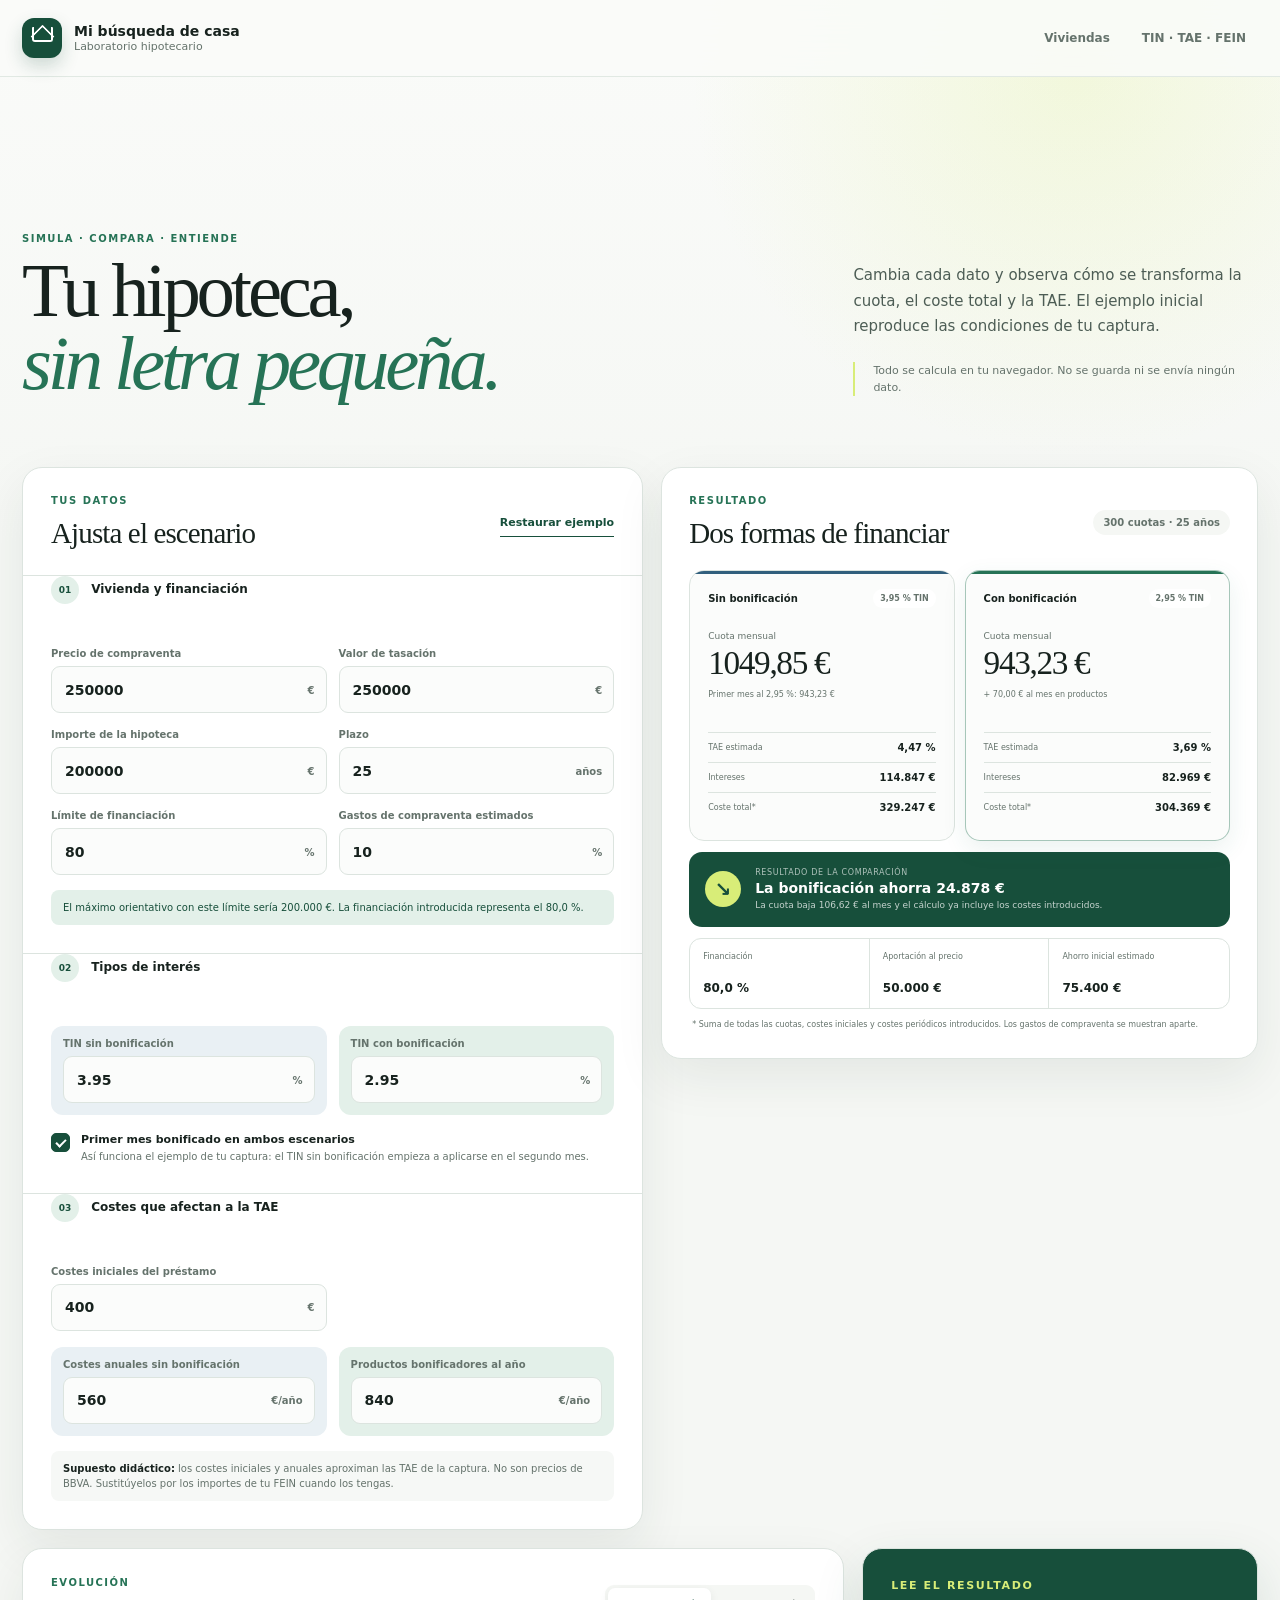
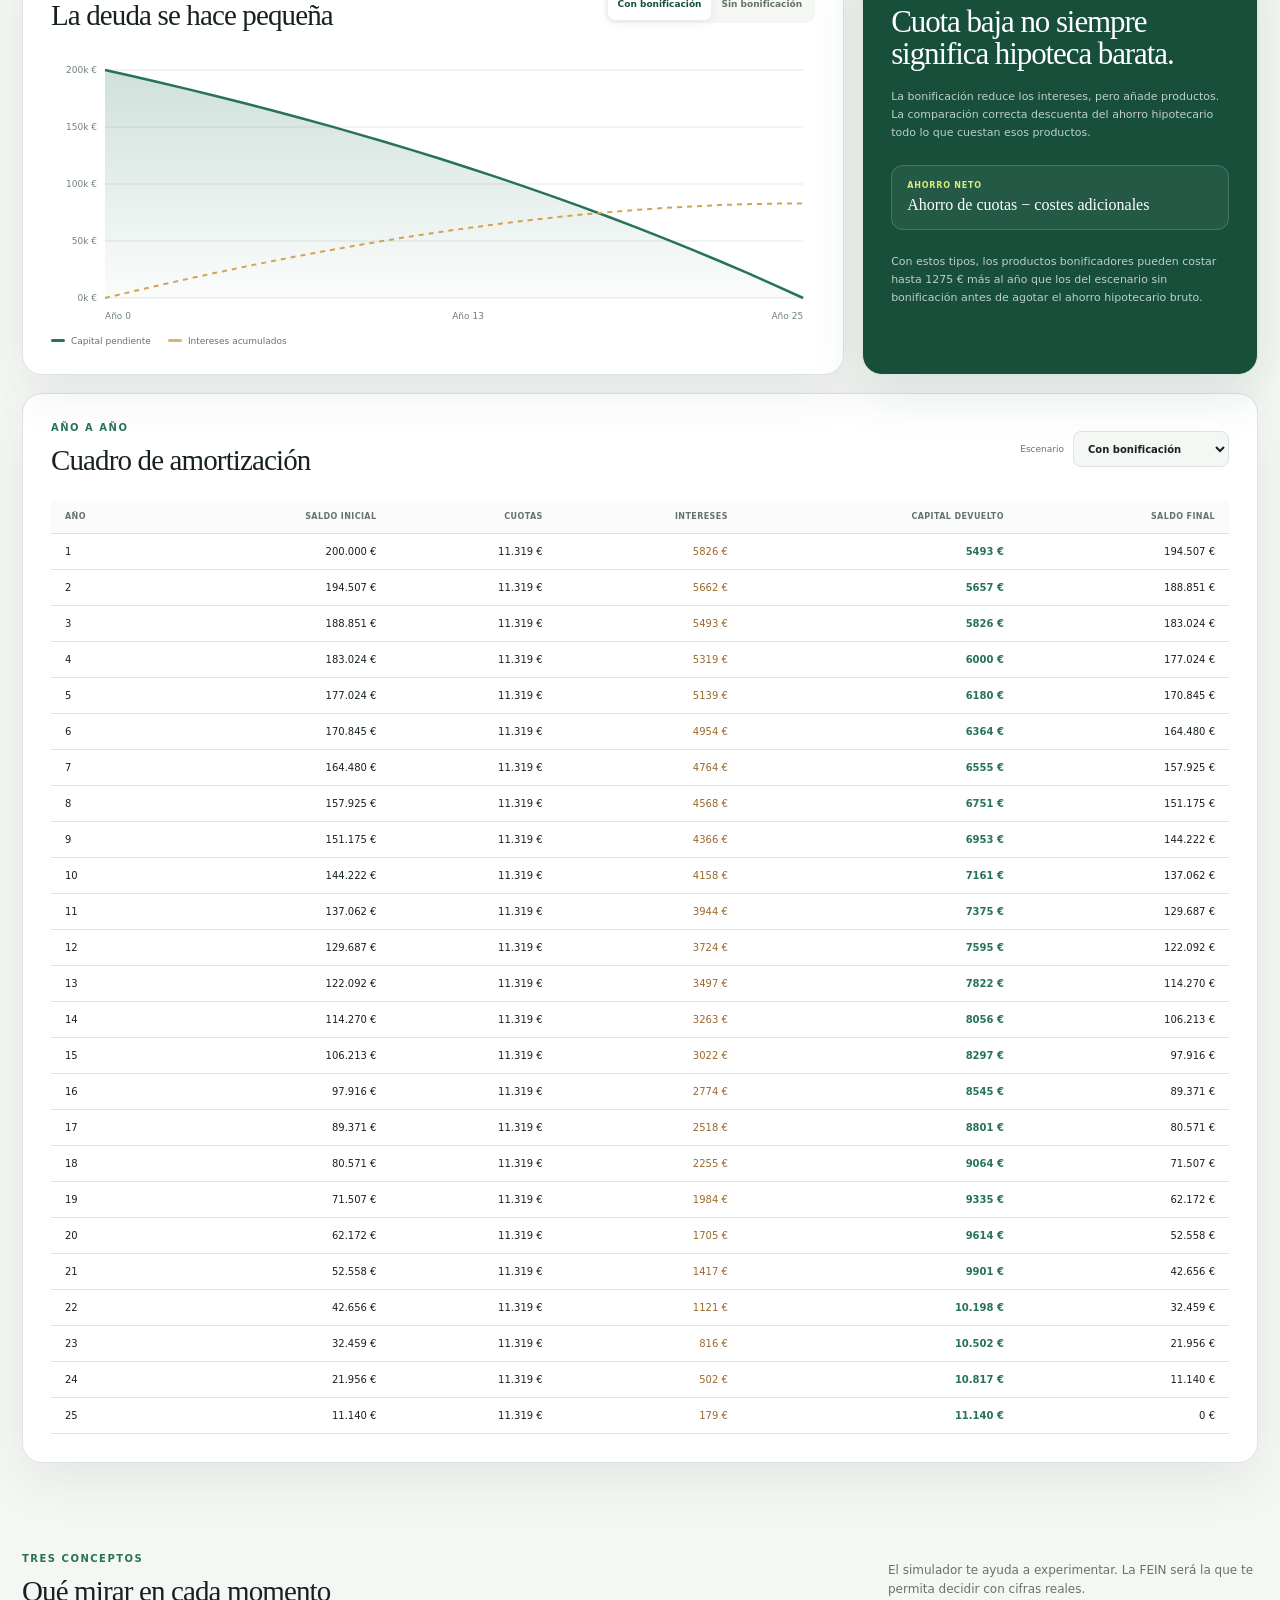
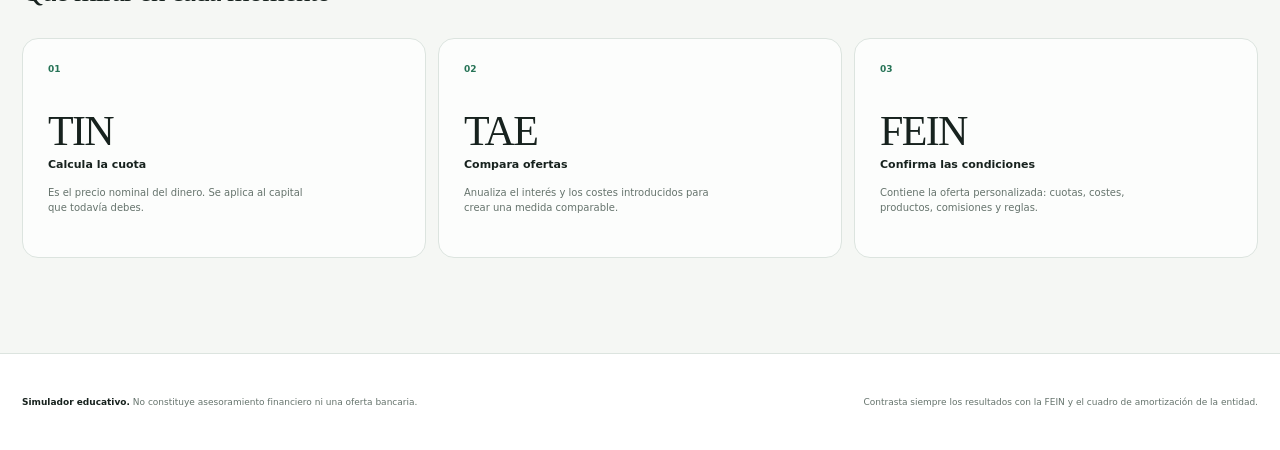
<file: docs/hipoteca.html>
<!doctype html>
<html lang="es">
  <head>
    <meta charset="UTF-8">
    <meta name="viewport" content="width=device-width, initial-scale=1">
    <meta name="description" content="Simulador hipotecario educativo para comparar TIN, TAE, cuotas, bonificaciones y amortización.">
    <meta name="theme-color" content="#174f3b">
    <title>Laboratorio hipotecario · Mi búsqueda de casa</title>
    <link rel="stylesheet" href="hipoteca.css">
  </head>
  <body>
    <header class="mortgage-header">
      <div class="mortgage-shell header-content">
        <a class="mortgage-brand" href="./" aria-label="Volver a Mi búsqueda de casa">
          <span class="brand-mark" aria-hidden="true"><i></i></span>
          <span>
            <strong>Mi búsqueda de casa</strong>
            <small>Laboratorio hipotecario</small>
          </span>
        </a>
        <nav aria-label="Navegación principal">
          <a href="./">Viviendas</a>
          <a href="#conceptos">TIN · TAE · FEIN</a>
        </nav>
      </div>
    </header>

    <main class="mortgage-shell">
      <section class="hero">
        <div>
          <p class="eyebrow">SIMULA · COMPARA · ENTIENDE</p>
          <h1>Tu hipoteca,<br><em>sin letra pequeña.</em></h1>
        </div>
        <div class="hero-copy">
          <p>Cambia cada dato y observa cómo se transforma la cuota, el coste total y la TAE. El ejemplo inicial reproduce las condiciones de tu captura.</p>
          <span class="privacy-note">Todo se calcula en tu navegador. No se guarda ni se envía ningún dato.</span>
        </div>
      </section>

      <section class="simulator-layout" aria-label="Simulador hipotecario">
        <form id="simulatorForm" class="controls-card">
          <div class="panel-heading">
            <div>
              <p class="eyebrow">TUS DATOS</p>
              <h2>Ajusta el escenario</h2>
            </div>
            <button id="resetButton" class="text-button" type="button">Restaurar ejemplo</button>
          </div>

          <fieldset>
            <legend><span>01</span> Vivienda y financiación</legend>
            <div class="field-grid">
              <label class="field">
                <span>Precio de compraventa</span>
                <span class="input-affix suffix">
                  <input id="homePrice" name="homePrice" type="number" min="1" step="1000" value="250000" inputmode="decimal">
                  <b>€</b>
                </span>
              </label>
              <label class="field">
                <span>Valor de tasación</span>
                <span class="input-affix suffix">
                  <input id="appraisalValue" name="appraisalValue" type="number" min="1" step="1000" value="250000" inputmode="decimal">
                  <b>€</b>
                </span>
              </label>
              <label class="field">
                <span>Importe de la hipoteca</span>
                <span class="input-affix suffix">
                  <input id="loanAmount" name="loanAmount" type="number" min="1" step="1000" value="200000" inputmode="decimal">
                  <b>€</b>
                </span>
              </label>
              <label class="field">
                <span>Plazo</span>
                <span class="input-affix suffix">
                  <input id="termYears" name="termYears" type="number" min="1" max="50" step="1" value="25" inputmode="numeric">
                  <b>años</b>
                </span>
              </label>
              <label class="field">
                <span>Límite de financiación</span>
                <span class="input-affix suffix">
                  <input id="financeLimit" name="financeLimit" type="number" min="1" max="100" step="1" value="80" inputmode="decimal">
                  <b>%</b>
                </span>
              </label>
              <label class="field">
                <span>Gastos de compraventa estimados</span>
                <span class="input-affix suffix">
                  <input id="purchaseCostsPercent" name="purchaseCostsPercent" type="number" min="0" max="40" step="0.1" value="10" inputmode="decimal">
                  <b>%</b>
                </span>
              </label>
            </div>
            <p id="financingWarning" class="field-message" role="status"></p>
          </fieldset>

          <fieldset>
            <legend><span>02</span> Tipos de interés</legend>
            <div class="scenario-inputs">
              <label class="field scenario-field no-bonus-field">
                <span>TIN sin bonificación</span>
                <span class="input-affix suffix">
                  <input id="standardTin" name="standardTin" type="number" min="0" max="30" step="0.01" value="3.95" inputmode="decimal">
                  <b>%</b>
                </span>
              </label>
              <label class="field scenario-field bonus-field">
                <span>TIN con bonificación</span>
                <span class="input-affix suffix">
                  <input id="bonusTin" name="bonusTin" type="number" min="0" max="30" step="0.01" value="2.95" inputmode="decimal">
                  <b>%</b>
                </span>
              </label>
            </div>
            <label class="check-field">
              <input id="firstMonthBonus" name="firstMonthBonus" type="checkbox" checked>
              <span class="check-mark" aria-hidden="true"></span>
              <span>
                <strong>Primer mes bonificado en ambos escenarios</strong>
                <small>Así funciona el ejemplo de tu captura: el TIN sin bonificación empieza a aplicarse en el segundo mes.</small>
              </span>
            </label>
          </fieldset>

          <fieldset>
            <legend><span>03</span> Costes que afectan a la TAE</legend>
            <div class="field-grid">
              <label class="field">
                <span>Costes iniciales del préstamo</span>
                <span class="input-affix suffix">
                  <input id="upfrontCosts" name="upfrontCosts" type="number" min="0" step="10" value="400" inputmode="decimal">
                  <b>€</b>
                </span>
              </label>
              <span class="field spacer-field" aria-hidden="true"></span>
              <label class="field scenario-field no-bonus-field">
                <span>Costes anuales sin bonificación</span>
                <span class="input-affix suffix">
                  <input id="standardAnnualCosts" name="standardAnnualCosts" type="number" min="0" step="10" value="560" inputmode="decimal">
                  <b>€/año</b>
                </span>
              </label>
              <label class="field scenario-field bonus-field">
                <span>Productos bonificadores al año</span>
                <span class="input-affix suffix">
                  <input id="bonusAnnualCosts" name="bonusAnnualCosts" type="number" min="0" step="10" value="840" inputmode="decimal">
                  <b>€/año</b>
                </span>
              </label>
            </div>
            <p class="assumption-note"><strong>Supuesto didáctico:</strong> los costes iniciales y anuales aproximan las TAE de la captura. No son precios de BBVA. Sustitúyelos por los importes de tu FEIN cuando los tengas.</p>
          </fieldset>
        </form>

        <div id="results" class="results-panel" aria-live="polite">
          <div class="panel-heading results-heading">
            <div>
              <p class="eyebrow">RESULTADO</p>
              <h2>Dos formas de financiar</h2>
            </div>
            <span id="calculationStatus" class="calculation-status">300 cuotas</span>
          </div>

          <div class="scenario-cards">
            <article id="standardCard" class="scenario-card standard-card">
              <div class="scenario-topline">
                <span class="scenario-label">Sin bonificación</span>
                <span id="standardTinBadge" class="rate-badge">3,95 % TIN</span>
              </div>
              <p class="quota-label">Cuota mensual</p>
              <strong id="standardPayment" class="main-amount">1.049,85 €</strong>
              <p id="standardFirstMonth" class="first-month-note">Primer mes: 943,23 €</p>
              <dl class="scenario-metrics">
                <div><dt>TAE estimada</dt><dd id="standardTae">4,47 %</dd></div>
                <div><dt>Intereses</dt><dd id="standardInterest">114.847 €</dd></div>
                <div><dt>Coste total*</dt><dd id="standardTotalCost">329.247 €</dd></div>
              </dl>
            </article>

            <article id="bonusCard" class="scenario-card bonus-card">
              <div class="scenario-topline">
                <span class="scenario-label">Con bonificación</span>
                <span id="bonusTinBadge" class="rate-badge">2,95 % TIN</span>
              </div>
              <p class="quota-label">Cuota mensual</p>
              <strong id="bonusPayment" class="main-amount">943,23 €</strong>
              <p id="bonusMonthlyProducts" class="first-month-note">+ 70 € al mes en productos</p>
              <dl class="scenario-metrics">
                <div><dt>TAE estimada</dt><dd id="bonusTae">3,69 %</dd></div>
                <div><dt>Intereses</dt><dd id="bonusInterest">82.969 €</dd></div>
                <div><dt>Coste total*</dt><dd id="bonusTotalCost">304.369 €</dd></div>
              </dl>
            </article>
          </div>

          <div id="comparisonCallout" class="comparison-callout">
            <span class="callout-icon" aria-hidden="true">↘</span>
            <div>
              <small>Resultado de la comparación</small>
              <strong id="comparisonHeadline">La bonificación ahorra 24.878 €</strong>
              <p id="comparisonCopy">Incluyendo los productos indicados durante los 25 años.</p>
            </div>
          </div>

          <div class="summary-strip">
            <div>
              <span>Financiación</span>
              <strong id="ltvResult">80,0 %</strong>
            </div>
            <div>
              <span>Aportación al precio</span>
              <strong id="downPaymentResult">50.000 €</strong>
            </div>
            <div>
              <span>Ahorro inicial estimado</span>
              <strong id="cashNeededResult">75.400 €</strong>
            </div>
          </div>
          <p class="results-footnote">* Suma de todas las cuotas, costes iniciales y costes periódicos introducidos. Los gastos de compraventa se muestran aparte.</p>
        </div>
      </section>

      <section class="analysis-grid">
        <article class="chart-card">
          <div class="section-heading">
            <div>
              <p class="eyebrow">EVOLUCIÓN</p>
              <h2>La deuda se hace pequeña</h2>
            </div>
            <div class="segmented-control" aria-label="Escenario del gráfico">
              <button class="chart-toggle active" type="button" data-scenario="bonus" aria-pressed="true">Con bonificación</button>
              <button class="chart-toggle" type="button" data-scenario="standard" aria-pressed="false">Sin bonificación</button>
            </div>
          </div>
          <div class="chart-wrap">
            <canvas id="balanceChart" role="img" aria-label="Evolución anual del capital pendiente"></canvas>
          </div>
          <div class="chart-legend" aria-hidden="true">
            <span><i class="legend-balance"></i> Capital pendiente</span>
            <span><i class="legend-interest"></i> Intereses acumulados</span>
          </div>
        </article>

        <article class="explanation-card">
          <p class="eyebrow">LEE EL RESULTADO</p>
          <h2>Cuota baja no siempre significa hipoteca barata.</h2>
          <p>La bonificación reduce los intereses, pero añade productos. La comparación correcta descuenta del ahorro hipotecario todo lo que cuestan esos productos.</p>
          <div class="equation-card">
            <span>Ahorro neto</span>
            <strong>Ahorro de cuotas − costes adicionales</strong>
          </div>
          <p id="breakEvenText" class="break-even-text">Con estos datos, los productos bonificadores podrían costar hasta 1.275 € al año antes de agotar el ahorro hipotecario bruto.</p>
        </article>
      </section>

      <section class="table-card">
        <div class="section-heading table-heading">
          <div>
            <p class="eyebrow">AÑO A AÑO</p>
            <h2>Cuadro de amortización</h2>
          </div>
          <label class="compact-select">
            <span>Escenario</span>
            <select id="tableScenario">
              <option value="bonus">Con bonificación</option>
              <option value="standard">Sin bonificación</option>
            </select>
          </label>
        </div>
        <div class="table-scroll">
          <table>
            <thead>
              <tr>
                <th>Año</th>
                <th>Saldo inicial</th>
                <th>Cuotas</th>
                <th>Intereses</th>
                <th>Capital devuelto</th>
                <th>Saldo final</th>
              </tr>
            </thead>
            <tbody id="amortizationBody"></tbody>
          </table>
        </div>
      </section>

      <section id="conceptos" class="concepts-section">
        <div class="section-heading concepts-heading">
          <div>
            <p class="eyebrow">TRES CONCEPTOS</p>
            <h2>Qué mirar en cada momento</h2>
          </div>
          <p>El simulador te ayuda a experimentar. La FEIN será la que te permita decidir con cifras reales.</p>
        </div>
        <div class="concept-grid">
          <article>
            <span>01</span>
            <h3>TIN</h3>
            <strong>Calcula la cuota</strong>
            <p>Es el precio nominal del dinero. Se aplica al capital que todavía debes.</p>
          </article>
          <article>
            <span>02</span>
            <h3>TAE</h3>
            <strong>Compara ofertas</strong>
            <p>Anualiza el interés y los costes introducidos para crear una medida comparable.</p>
          </article>
          <article>
            <span>03</span>
            <h3>FEIN</h3>
            <strong>Confirma las condiciones</strong>
            <p>Contiene la oferta personalizada: cuotas, costes, productos, comisiones y reglas.</p>
          </article>
        </div>
      </section>
    </main>

    <footer>
      <div class="mortgage-shell footer-content">
        <p><strong>Simulador educativo.</strong> No constituye asesoramiento financiero ni una oferta bancaria.</p>
        <p>Contrasta siempre los resultados con la FEIN y el cuadro de amortización de la entidad.</p>
      </div>
    </footer>

    <script src="hipoteca.js"></script>
  </body>
</html>
</file>
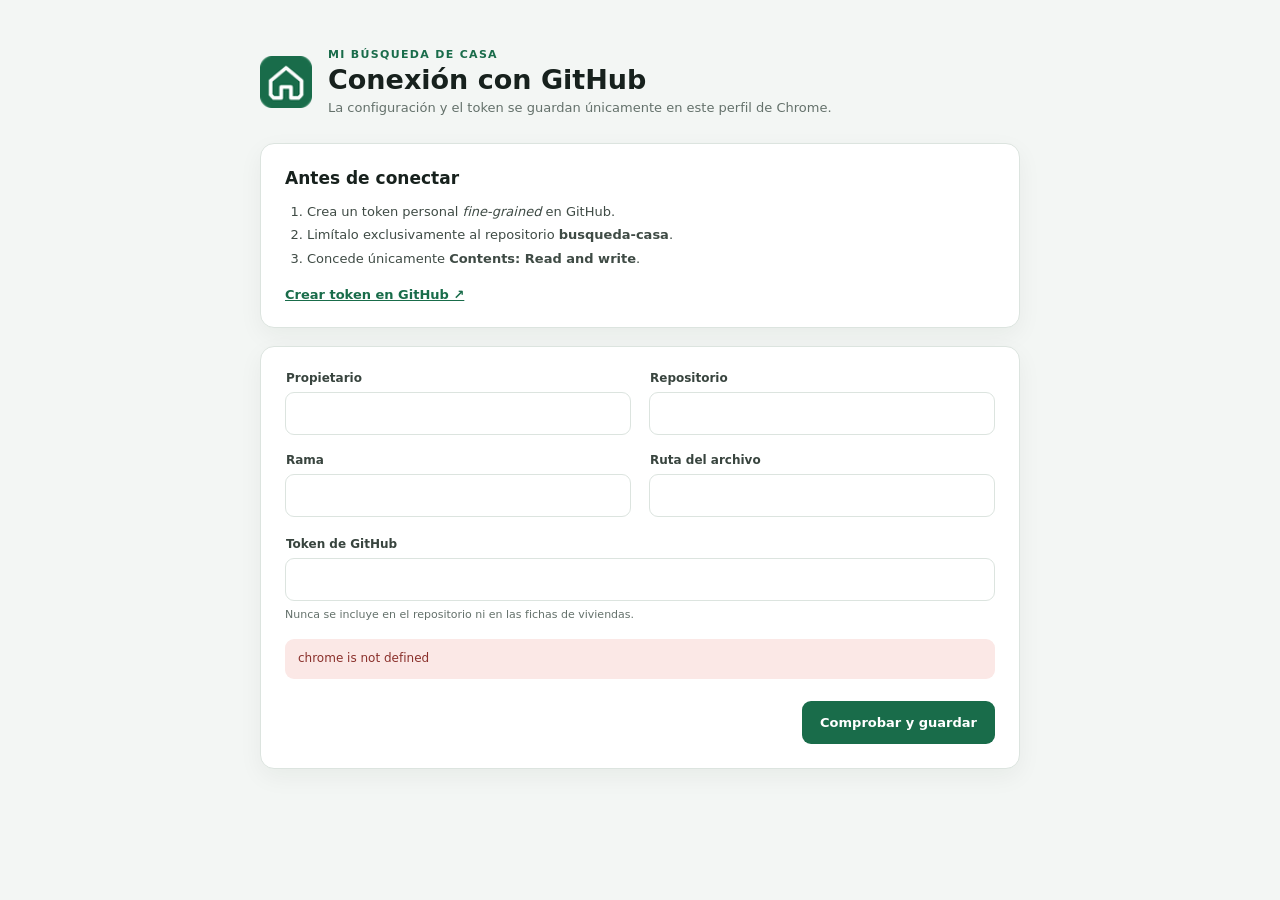
<file: chrome-extension/options/options.html>
<!doctype html>
<html lang="es">
  <head>
    <meta charset="UTF-8">
    <meta name="viewport" content="width=device-width, initial-scale=1">
    <title>Configurar GitHub · Mi búsqueda de casa</title>
    <link rel="stylesheet" href="options.css">
  </head>
  <body>
    <main>
      <header>
        <img src="../icons/icon-48.png" width="48" height="48" alt="">
        <div>
          <p class="eyebrow">MI BÚSQUEDA DE CASA</p>
          <h1>Conexión con GitHub</h1>
          <p class="subtitle">La configuración y el token se guardan únicamente en este perfil de Chrome.</p>
        </div>
      </header>

      <section class="card instructions">
        <h2>Antes de conectar</h2>
        <ol>
          <li>Crea un token personal <em>fine-grained</em> en GitHub.</li>
          <li>Limítalo exclusivamente al repositorio <strong>busqueda-casa</strong>.</li>
          <li>Concede únicamente <strong>Contents: Read and write</strong>.</li>
        </ol>
        <a href="https://github.com/settings/personal-access-tokens/new" target="_blank" rel="noreferrer">
          Crear token en GitHub ↗
        </a>
      </section>

      <form id="configForm" class="card">
        <div class="grid">
          <label>
            <span>Propietario</span>
            <input id="owner" name="owner" required autocomplete="off">
          </label>
          <label>
            <span>Repositorio</span>
            <input id="repo" name="repo" required autocomplete="off">
          </label>
          <label>
            <span>Rama</span>
            <input id="branch" name="branch" required autocomplete="off">
          </label>
          <label>
            <span>Ruta del archivo</span>
            <input id="path" name="path" required autocomplete="off">
          </label>
        </div>

        <label class="token-field">
          <span>Token de GitHub</span>
          <input id="token" name="token" type="password" required autocomplete="off" spellcheck="false">
          <small>Nunca se incluye en el repositorio ni en las fichas de viviendas.</small>
        </label>

        <div id="status" class="status hidden" role="status"></div>

        <footer>
          <button id="saveConfigButton" type="submit">Comprobar y guardar</button>
        </footer>
      </form>
    </main>
    <script src="../services/github.js"></script>
    <script src="options.js"></script>
  </body>
</html>
</file>
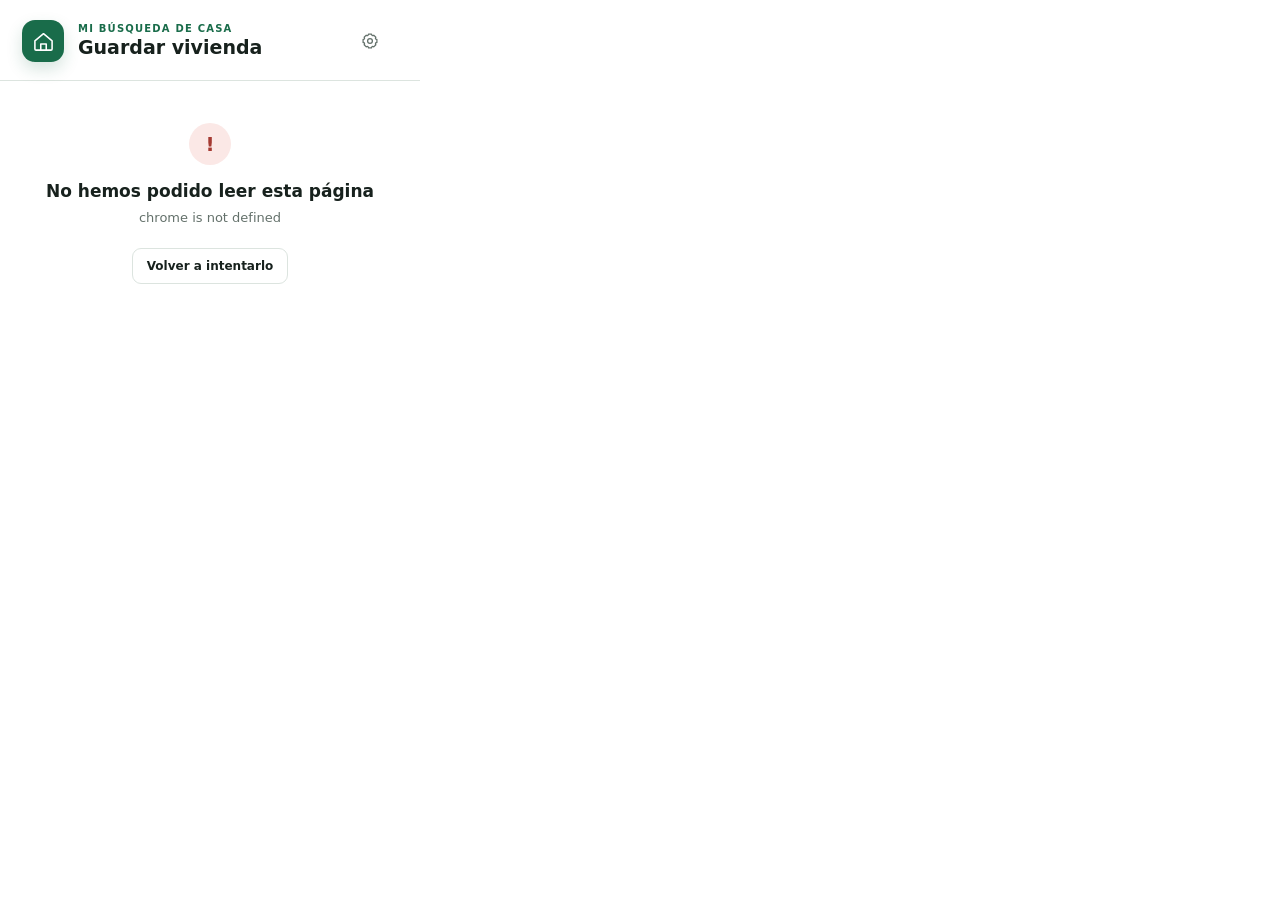
<file: chrome-extension/popup/popup.html>
<!doctype html>
<html lang="es">
  <head>
    <meta charset="UTF-8">
    <meta name="viewport" content="width=device-width, initial-scale=1">
    <title>Guardar vivienda</title>
    <link rel="stylesheet" href="popup.css">
  </head>
  <body>
    <main>
      <header class="hero">
        <div class="brand-mark" aria-hidden="true">
          <svg viewBox="0 0 32 32" role="img">
            <path d="M5 15.2 16 6l11 9.2v10.3a1.5 1.5 0 0 1-1.5 1.5h-19A1.5 1.5 0 0 1 5 25.5V15.2Z"/>
            <path d="M12.5 27v-7.8h7V27"/>
          </svg>
        </div>
        <div>
          <p class="eyebrow">MI BÚSQUEDA DE CASA</p>
          <h1>Guardar vivienda</h1>
        </div>
        <span id="sourceBadge" class="badge hidden"></span>
        <button id="settingsButton" class="icon-button" type="button" title="Configurar GitHub" aria-label="Configurar GitHub">
          <svg viewBox="0 0 24 24" aria-hidden="true">
            <path d="M12 15.2a3.2 3.2 0 1 0 0-6.4 3.2 3.2 0 0 0 0 6.4Z"/>
            <path d="M19.4 15a1.7 1.7 0 0 0 .3 1.9l.1.1-2.8 2.8-.1-.1a1.7 1.7 0 0 0-1.9-.3 1.7 1.7 0 0 0-1 1.6v.2h-4V21a1.7 1.7 0 0 0-1-1.6 1.7 1.7 0 0 0-1.9.3l-.1.1L4.2 17l.1-.1a1.7 1.7 0 0 0 .3-1.9A1.7 1.7 0 0 0 3 14H2.8v-4H3a1.7 1.7 0 0 0 1.6-1 1.7 1.7 0 0 0-.3-1.9L4.2 7 7 4.2l.1.1A1.7 1.7 0 0 0 9 4.6a1.7 1.7 0 0 0 1-1.6v-.2h4V3a1.7 1.7 0 0 0 1 1.6 1.7 1.7 0 0 0 1.9-.3l.1-.1L19.8 7l-.1.1a1.7 1.7 0 0 0-.3 1.9 1.7 1.7 0 0 0 1.6 1h.2v4H21a1.7 1.7 0 0 0-1.6 1Z"/>
          </svg>
        </button>
      </header>

      <section id="loadingView" class="state-view">
        <span class="spinner" aria-hidden="true"></span>
        <h2>Leyendo el anuncio…</h2>
        <p>Solo analizamos esta pestaña cuando pulsas la extensión.</p>
      </section>

      <section id="errorView" class="state-view hidden">
        <div class="state-icon error-icon" aria-hidden="true">!</div>
        <h2>No hemos podido leer esta página</h2>
        <p id="errorMessage"></p>
        <button id="retryButton" class="secondary-button" type="button">Volver a intentarlo</button>
      </section>

      <form id="offerForm" class="hidden">
        <div class="notice">
          <span aria-hidden="true">✦</span>
          <p>Revisa la información antes de guardarla. Podrás corregir cualquier campo.</p>
        </div>

        <label class="field full-width">
          <span>Título</span>
          <input id="title" name="title" type="text" required>
        </label>

        <div class="field-grid">
          <label class="field">
            <span>Precio</span>
            <div class="input-suffix">
              <input id="price" name="price" type="number" min="0" step="1" inputmode="numeric">
              <span>€</span>
            </div>
          </label>
          <label class="field">
            <span>Superficie anunciada</span>
            <div class="input-suffix">
              <input id="areaAdvertised" name="areaAdvertised" type="number" min="0" step="0.1" inputmode="decimal">
              <span>m²</span>
            </div>
          </label>
          <label class="field">
            <span>Habitaciones</span>
            <input id="rooms" name="rooms" type="number" min="0" step="1" inputmode="numeric">
          </label>
          <label class="field">
            <span>Baños</span>
            <input id="bathrooms" name="bathrooms" type="number" min="0" step="1" inputmode="numeric">
          </label>
        </div>

        <div class="field-grid">
          <label class="field">
            <span>Superficie vivienda</span>
            <div class="input-suffix">
              <input id="areaHousing" name="areaHousing" type="number" min="0" step="0.1" inputmode="decimal">
              <span>m²</span>
            </div>
          </label>
          <label class="field">
            <span>Garaje / anexos</span>
            <div class="input-suffix">
              <input id="areaGarage" name="areaGarage" type="number" min="0" step="0.1" inputmode="decimal">
              <span>m²</span>
            </div>
          </label>
        </div>

        <label class="field full-width">
          <span>Zona</span>
          <input id="location" name="location" type="text">
        </label>

        <details>
          <summary>Más información</summary>
          <div class="details-content">
            <label class="field full-width">
              <span>Descripción</span>
              <textarea id="description" name="description" rows="5"></textarea>
            </label>
            <label class="field full-width">
              <span>Características <small>(una por línea)</small></span>
              <textarea id="features" name="features" rows="5"></textarea>
            </label>
            <label class="field full-width">
              <span>Enlace original</span>
              <input id="url" name="url" type="url" readonly>
            </label>
          </div>
        </details>

        <footer>
          <p id="fieldSummary" class="field-summary"></p>
          <div class="form-actions">
            <button id="downloadButton" class="text-button" type="button">Descargar JSON</button>
            <button id="saveButton" class="primary-button" type="submit">
              <span id="saveButtonLabel">Enviar a la app</span>
              <span aria-hidden="true">→</span>
            </button>
          </div>
        </footer>
      </form>

      <section id="successView" class="state-view hidden">
        <div class="state-icon success-icon" aria-hidden="true">✓</div>
        <h2 id="successTitle">Vivienda guardada</h2>
        <p id="successMessage">La información ya está disponible en GitHub.</p>
        <button id="saveAnotherButton" class="secondary-button" type="button">Volver a la ficha</button>
      </section>
    </main>
    <script src="../services/github.js"></script>
    <script src="popup.js"></script>
  </body>
</html>
</file>
<file: docs/hipoteca.css>
:root {
  color-scheme: light;
  --ink: #17221e;
  --muted: #65736c;
  --paper: #f5f7f4;
  --surface: #ffffff;
  --line: #dce4df;
  --green: #174f3b;
  --green-2: #267356;
  --green-soft: #e3f0e9;
  --lime: #d8ed78;
  --blue: #315f7d;
  --blue-soft: #e9f0f4;
  --sand: #ece4d8;
  --danger: #a54135;
  --danger-soft: #f8e8e4;
  --shadow: 0 18px 50px rgb(23 48 38 / 8%);
  font-family: Inter, ui-sans-serif, system-ui, -apple-system, BlinkMacSystemFont, "Segoe UI", sans-serif;
}

* { box-sizing: border-box; }
html { scroll-behavior: smooth; }
body {
  min-width: 320px;
  margin: 0;
  color: var(--ink);
  background:
    radial-gradient(circle at 84% 2%, rgb(216 237 120 / 22%), transparent 24rem),
    linear-gradient(180deg, #fafbf9 0, var(--paper) 34rem);
}

button, input, select { font: inherit; }
button, select { cursor: pointer; }
a { color: inherit; }

.mortgage-shell {
  width: min(1240px, calc(100% - 44px));
  margin-inline: auto;
}

.mortgage-header {
  position: sticky;
  z-index: 20;
  top: 0;
  border-bottom: 1px solid rgb(220 228 223 / 82%);
  background: rgb(250 251 249 / 88%);
  backdrop-filter: blur(18px);
}

.header-content {
  display: flex;
  min-height: 76px;
  align-items: center;
  justify-content: space-between;
}

.mortgage-brand {
  display: inline-flex;
  gap: 12px;
  align-items: center;
  text-decoration: none;
}

.mortgage-brand > span:last-child { display: grid; gap: 1px; }
.mortgage-brand strong { font-size: 14px; }
.mortgage-brand small { color: var(--muted); font-size: 11px; }

.brand-mark {
  position: relative;
  display: grid;
  width: 40px;
  height: 40px;
  place-items: center;
  border-radius: 12px;
  background: var(--green);
  box-shadow: 0 8px 18px rgb(23 79 59 / 20%);
}

.brand-mark::before {
  width: 17px;
  height: 13px;
  border: 2px solid white;
  border-top: 0;
  border-radius: 1px 1px 3px 3px;
  content: "";
  transform: translateY(3px);
}

.brand-mark::after {
  position: absolute;
  top: 10px;
  width: 15px;
  height: 15px;
  border-top: 2px solid white;
  border-left: 2px solid white;
  border-radius: 2px 0 0;
  content: "";
  transform: rotate(45deg);
}

.header-content nav { display: flex; gap: 8px; }
.header-content nav a {
  padding: 9px 12px;
  border-radius: 8px;
  color: var(--muted);
  font-size: 12px;
  font-weight: 700;
  text-decoration: none;
}
.header-content nav a:hover { color: var(--green); background: var(--green-soft); }

.hero {
  display: grid;
  grid-template-columns: minmax(0, 1.3fr) minmax(300px, .7fr);
  gap: 80px;
  min-height: 390px;
  padding: 86px 0 66px;
  align-items: end;
}

.eyebrow {
  margin: 0 0 11px;
  color: var(--green-2);
  font-size: 10px;
  font-weight: 850;
  letter-spacing: .15em;
}

.hero h1 {
  margin: 0;
  font-family: Georgia, "Times New Roman", serif;
  font-size: clamp(48px, 6vw, 82px);
  font-weight: 500;
  letter-spacing: -.055em;
  line-height: .95;
}
.hero h1 em { color: var(--green-2); font-weight: 500; }
.hero-copy { padding-bottom: 5px; }
.hero-copy > p {
  margin: 0 0 22px;
  color: #4d5d55;
  font-size: 15px;
  line-height: 1.7;
}
.privacy-note {
  display: block;
  padding-left: 18px;
  border-left: 2px solid var(--lime);
  color: var(--muted);
  font-size: 11px;
  line-height: 1.55;
}

.simulator-layout {
  display: grid;
  grid-template-columns: minmax(0, 1.02fr) minmax(430px, .98fr);
  gap: 18px;
  align-items: start;
}

.controls-card,
.results-panel,
.chart-card,
.explanation-card,
.table-card {
  border: 1px solid var(--line);
  border-radius: 20px;
  background: var(--surface);
  box-shadow: var(--shadow);
}

.controls-card { overflow: hidden; }
.results-panel {
  position: sticky;
  top: 94px;
  padding: 27px;
}

.panel-heading,
.section-heading {
  display: flex;
  gap: 20px;
  align-items: center;
  justify-content: space-between;
}
.controls-card > .panel-heading {
  padding: 27px 28px 25px;
  border-bottom: 1px solid var(--line);
}
.panel-heading h2,
.section-heading h2 {
  margin: 0;
  font-family: Georgia, "Times New Roman", serif;
  font-size: 29px;
  font-weight: 500;
  letter-spacing: -.03em;
}
.text-button {
  padding: 7px 0;
  border: 0;
  border-bottom: 1px solid var(--green);
  color: var(--green);
  background: none;
  font-size: 11px;
  font-weight: 750;
}
.text-button:hover { color: var(--green-2); }

fieldset {
  margin: 0;
  padding: 25px 28px 28px;
  border: 0;
  border-bottom: 1px solid var(--line);
}
fieldset:last-child { border-bottom: 0; }
legend {
  width: 100%;
  margin: 0 0 19px;
  padding: 0;
  color: var(--ink);
  font-size: 12px;
  font-weight: 800;
}
legend span {
  display: inline-grid;
  width: 28px;
  height: 28px;
  margin-right: 8px;
  place-items: center;
  border-radius: 50%;
  color: var(--green);
  background: var(--green-soft);
  font-size: 9px;
}
.field-grid,
.scenario-inputs {
  display: grid;
  grid-template-columns: repeat(2, minmax(0, 1fr));
  gap: 16px 12px;
}
.field { display: grid; gap: 7px; }
.field > span:first-child {
  color: var(--muted);
  font-size: 10px;
  font-weight: 700;
}
.input-affix { position: relative; display: block; }
.input-affix input {
  width: 100%;
  height: 47px;
  padding: 0 48px 0 13px;
  border: 1px solid var(--line);
  border-radius: 9px;
  outline: 0;
  color: var(--ink);
  background: #fbfcfb;
  font-size: 14px;
  font-weight: 700;
  transition: border-color .15s ease, box-shadow .15s ease;
}
.input-affix input:focus {
  border-color: var(--green-2);
  box-shadow: 0 0 0 3px rgb(38 115 86 / 10%);
}
.input-affix b {
  position: absolute;
  top: 50%;
  right: 12px;
  color: var(--muted);
  font-size: 10px;
  font-weight: 700;
  transform: translateY(-50%);
  pointer-events: none;
}
.scenario-inputs { margin-bottom: 18px; }
.scenario-field { padding: 12px; border-radius: 12px; }
.no-bonus-field { background: var(--blue-soft); }
.bonus-field { background: var(--green-soft); }
.spacer-field { background: transparent; }

.check-field {
  display: flex;
  gap: 11px;
  align-items: flex-start;
  cursor: pointer;
}
.check-field input {
  position: absolute;
  width: 1px;
  height: 1px;
  opacity: 0;
}
.check-mark {
  position: relative;
  width: 19px;
  height: 19px;
  flex: 0 0 19px;
  border: 1px solid #b9c7bf;
  border-radius: 5px;
  background: white;
}
.check-field input:checked + .check-mark { border-color: var(--green); background: var(--green); }
.check-field input:checked + .check-mark::after {
  position: absolute;
  top: 3px;
  left: 6px;
  width: 4px;
  height: 8px;
  border-right: 2px solid white;
  border-bottom: 2px solid white;
  content: "";
  transform: rotate(45deg);
}
.check-field input:focus-visible + .check-mark { box-shadow: 0 0 0 3px rgb(38 115 86 / 18%); }
.check-field strong { display: block; font-size: 11px; }
.check-field small {
  display: block;
  margin-top: 4px;
  color: var(--muted);
  font-size: 10px;
  line-height: 1.45;
}
.field-message,
.assumption-note {
  margin: 15px 0 0;
  padding: 10px 12px;
  border-radius: 8px;
  color: var(--muted);
  background: #f6f8f6;
  font-size: 10px;
  line-height: 1.5;
}
.field-message:empty { display: none; }
.field-message.warning { color: var(--danger); background: var(--danger-soft); }
.field-message.success { color: var(--green); background: var(--green-soft); }
.assumption-note strong { color: var(--ink); }

.results-heading { margin-bottom: 20px; }
.calculation-status {
  padding: 7px 10px;
  border-radius: 999px;
  color: var(--muted);
  background: var(--paper);
  font-size: 10px;
  font-weight: 750;
}
.scenario-cards { display: grid; grid-template-columns: repeat(2, minmax(0, 1fr)); gap: 10px; }
.scenario-card {
  position: relative;
  min-width: 0;
  padding: 18px;
  overflow: hidden;
  border: 1px solid var(--line);
  border-radius: 15px;
  background: #fbfcfb;
}
.scenario-card::before {
  position: absolute;
  top: 0;
  right: 0;
  left: 0;
  height: 3px;
  content: "";
}
.standard-card::before { background: var(--blue); }
.bonus-card::before { background: var(--green-2); }
.scenario-topline { display: flex; gap: 8px; align-items: center; justify-content: space-between; }
.scenario-label { color: var(--ink); font-size: 10px; font-weight: 850; }
.rate-badge {
  padding: 5px 7px;
  border-radius: 999px;
  color: var(--muted);
  background: white;
  font-size: 8px;
  font-weight: 800;
}
.quota-label { margin: 23px 0 4px; color: var(--muted); font-size: 9px; }
.main-amount {
  display: block;
  overflow: hidden;
  font-family: Georgia, "Times New Roman", serif;
  font-size: clamp(25px, 2.6vw, 36px);
  font-weight: 500;
  letter-spacing: -.04em;
  line-height: 1.1;
  text-overflow: ellipsis;
  white-space: nowrap;
}
.first-month-note { min-height: 28px; margin: 7px 0 15px; color: var(--muted); font-size: 8px; line-height: 1.4; }
.scenario-metrics { display: grid; gap: 0; margin: 0; border-top: 1px solid var(--line); }
.scenario-metrics div {
  display: flex;
  gap: 10px;
  padding: 9px 0;
  align-items: center;
  justify-content: space-between;
  border-bottom: 1px solid var(--line);
}
.scenario-metrics div:last-child { border-bottom: 0; }
.scenario-metrics dt { color: var(--muted); font-size: 8px; }
.scenario-metrics dd { margin: 0; font-size: 10px; font-weight: 800; text-align: right; }
.scenario-card.winner { border-color: rgb(38 115 86 / 40%); box-shadow: 0 8px 24px rgb(38 115 86 / 9%); }

.comparison-callout {
  display: flex;
  gap: 14px;
  margin-top: 11px;
  padding: 16px;
  align-items: center;
  border-radius: 13px;
  color: white;
  background: var(--green);
}
.comparison-callout.negative { background: #7a3f38; }
.callout-icon {
  display: grid;
  width: 36px;
  height: 36px;
  flex: 0 0 36px;
  place-items: center;
  border-radius: 50%;
  color: var(--green);
  background: var(--lime);
  font-size: 20px;
  font-weight: 900;
}
.comparison-callout.negative .callout-icon { color: #7a3f38; background: #f0cac3; transform: rotate(180deg); }
.comparison-callout small { display: block; color: rgb(255 255 255 / 65%); font-size: 8px; text-transform: uppercase; letter-spacing: .08em; }
.comparison-callout strong { display: block; margin: 3px 0; font-size: 14px; }
.comparison-callout p { margin: 0; color: rgb(255 255 255 / 75%); font-size: 9px; line-height: 1.4; }

.summary-strip {
  display: grid;
  grid-template-columns: repeat(3, 1fr);
  margin-top: 11px;
  border: 1px solid var(--line);
  border-radius: 12px;
}
.summary-strip div { padding: 13px; border-right: 1px solid var(--line); }
.summary-strip div:last-child { border-right: 0; }
.summary-strip span { display: block; min-height: 24px; color: var(--muted); font-size: 8px; line-height: 1.35; }
.summary-strip strong { display: block; margin-top: 5px; font-size: 12px; }
.results-footnote { margin: 10px 3px 0; color: var(--muted); font-size: 8px; line-height: 1.5; }

.analysis-grid {
  display: grid;
  grid-template-columns: minmax(0, 1.35fr) minmax(310px, .65fr);
  gap: 18px;
  margin-top: 18px;
}
.chart-card,
.explanation-card { padding: 28px; }
.segmented-control {
  display: flex;
  padding: 3px;
  border-radius: 9px;
  background: var(--paper);
}
.chart-toggle {
  min-height: 32px;
  padding: 0 10px;
  border: 0;
  border-radius: 7px;
  color: var(--muted);
  background: transparent;
  font-size: 9px;
  font-weight: 750;
}
.chart-toggle.active { color: var(--green); background: white; box-shadow: 0 3px 10px rgb(20 46 36 / 7%); }
.chart-wrap { position: relative; height: 270px; margin-top: 24px; }
.chart-wrap canvas { width: 100%; height: 100%; }
.chart-legend { display: flex; gap: 17px; margin-top: 10px; color: var(--muted); font-size: 9px; }
.chart-legend span { display: inline-flex; gap: 6px; align-items: center; }
.chart-legend i { display: block; width: 14px; height: 3px; border-radius: 3px; }
.legend-balance { background: var(--green-2); }
.legend-interest { background: #d9b36c; }

.explanation-card {
  color: white;
  background: var(--green);
  box-shadow: 0 18px 50px rgb(23 79 59 / 13%);
}
.explanation-card .eyebrow { color: var(--lime); }
.explanation-card h2 {
  margin: 0 0 17px;
  font-family: Georgia, "Times New Roman", serif;
  font-size: 31px;
  font-weight: 500;
  letter-spacing: -.035em;
  line-height: 1.05;
}
.explanation-card > p { color: rgb(255 255 255 / 72%); font-size: 11px; line-height: 1.65; }
.equation-card { margin: 23px 0; padding: 15px; border: 1px solid rgb(255 255 255 / 16%); border-radius: 12px; background: rgb(255 255 255 / 6%); }
.equation-card span { display: block; margin-bottom: 5px; color: var(--lime); font-size: 8px; font-weight: 800; text-transform: uppercase; letter-spacing: .1em; }
.equation-card strong { font-family: Georgia, "Times New Roman", serif; font-size: 16px; font-weight: 500; }
.break-even-text { margin-bottom: 0; }

.table-card { margin-top: 18px; padding: 28px; }
.table-heading { margin-bottom: 23px; }
.compact-select { display: flex; gap: 9px; align-items: center; color: var(--muted); font-size: 9px; }
.compact-select select {
  height: 36px;
  padding: 0 30px 0 10px;
  border: 1px solid var(--line);
  border-radius: 8px;
  outline: none;
  color: var(--ink);
  background: var(--paper);
  font-size: 10px;
  font-weight: 700;
}
.compact-select select:focus { border-color: var(--green); }
.table-scroll { overflow-x: auto; }
table { width: 100%; min-width: 720px; border-collapse: collapse; }
th, td { padding: 12px 14px; border-bottom: 1px solid var(--line); text-align: right; white-space: nowrap; }
th:first-child, td:first-child { text-align: left; }
th { color: var(--muted); background: #fafbfa; font-size: 8px; text-transform: uppercase; letter-spacing: .05em; }
td { font-size: 10px; font-variant-numeric: tabular-nums; }
tbody tr:hover { background: #fafcfb; }
td:nth-child(4) { color: #9a692d; }
td:nth-child(5) { color: var(--green-2); font-weight: 750; }

.concepts-section { padding: 90px 0 95px; }
.concepts-heading > p { max-width: 370px; margin: 0; color: var(--muted); font-size: 12px; line-height: 1.6; }
.concept-grid { display: grid; grid-template-columns: repeat(3, 1fr); gap: 12px; margin-top: 30px; }
.concept-grid article {
  min-height: 220px;
  padding: 25px;
  border: 1px solid var(--line);
  border-radius: 16px;
  background: rgb(255 255 255 / 76%);
}
.concept-grid article > span { display: block; color: var(--green-2); font-size: 9px; font-weight: 850; }
.concept-grid h3 {
  margin: 33px 0 3px;
  font-family: Georgia, "Times New Roman", serif;
  font-size: 42px;
  font-weight: 500;
  letter-spacing: -.04em;
}
.concept-grid strong { display: block; font-size: 11px; }
.concept-grid p { max-width: 270px; margin: 14px 0 0; color: var(--muted); font-size: 10px; line-height: 1.55; }

footer { border-top: 1px solid var(--line); background: var(--surface); }
.footer-content { display: flex; min-height: 96px; gap: 30px; align-items: center; justify-content: space-between; }
.footer-content p { margin: 0; color: var(--muted); font-size: 9px; }
.footer-content strong { color: var(--ink); }

@media (max-width: 1040px) {
  .simulator-layout { grid-template-columns: 1fr; }
  .results-panel { position: static; }
  .analysis-grid { grid-template-columns: 1fr; }
  .explanation-card { min-height: auto; }
}

@media (max-width: 720px) {
  .mortgage-shell { width: min(100% - 24px, 1240px); }
  .header-content { min-height: 66px; }
  .header-content nav a:first-child { display: none; }
  .hero { grid-template-columns: 1fr; gap: 30px; min-height: auto; padding: 58px 0 42px; }
  .hero h1 { font-size: clamp(45px, 14vw, 68px); }
  .field-grid, .scenario-inputs { grid-template-columns: 1fr; }
  .spacer-field { display: none; }
  .scenario-cards { grid-template-columns: 1fr; }
  .scenario-card { padding: 20px; }
  .main-amount { font-size: 36px; }
  .summary-strip { grid-template-columns: 1fr; }
  .summary-strip div { border-right: 0; border-bottom: 1px solid var(--line); }
  .summary-strip div:last-child { border-bottom: 0; }
  .summary-strip span { min-height: 0; }
  .section-heading { align-items: flex-start; flex-direction: column; }
  .chart-wrap { height: 220px; }
  .segmented-control { width: 100%; }
  .chart-toggle { flex: 1; }
  .compact-select { width: 100%; justify-content: space-between; }
  .concepts-heading > p { max-width: none; }
  .concept-grid { grid-template-columns: 1fr; }
  .concept-grid article { min-height: 190px; }
  .concept-grid h3 { margin-top: 25px; }
  .footer-content { padding: 24px 0; align-items: flex-start; flex-direction: column; }
}

@media (max-width: 440px) {
  .mortgage-brand small { display: none; }
  .header-content nav a { padding-right: 0; }
  .controls-card > .panel-heading, fieldset, .results-panel, .chart-card, .explanation-card, .table-card { padding-right: 19px; padding-left: 19px; }
  .controls-card > .panel-heading { align-items: flex-start; }
  .results-heading { align-items: flex-start; }
  .panel-heading h2, .section-heading h2 { font-size: 26px; }
  .comparison-callout { align-items: flex-start; }
}

@media (prefers-reduced-motion: reduce) {
  html { scroll-behavior: auto; }
}
</file>
<file: chrome-extension/options/options.css>
:root {
  color-scheme: light;
  --ink: #17211d;
  --muted: #64716b;
  --line: #dce4df;
  --surface: #fff;
  --soft: #f2f6f3;
  --accent: #196c4a;
  --accent-dark: #12583c;
  font-family: Inter, ui-sans-serif, system-ui, -apple-system, BlinkMacSystemFont, "Segoe UI", sans-serif;
}

* { box-sizing: border-box; }

body {
  margin: 0;
  color: var(--ink);
  background: #f3f6f4;
}

main {
  width: min(760px, calc(100% - 32px));
  margin: 48px auto;
}

header {
  display: flex;
  gap: 16px;
  align-items: center;
  margin-bottom: 28px;
}

header img {
  width: 52px;
  height: 52px;
}

h1, h2, p { margin-top: 0; }

h1 {
  margin-bottom: 5px;
  font-size: 27px;
}

h2 {
  margin-bottom: 12px;
  font-size: 17px;
}

.eyebrow {
  margin-bottom: 3px;
  color: var(--accent);
  font-size: 11px;
  font-weight: 800;
  letter-spacing: .12em;
}

.subtitle {
  margin-bottom: 0;
  color: var(--muted);
  font-size: 13px;
}

.card {
  margin-bottom: 18px;
  padding: 24px;
  border: 1px solid var(--line);
  border-radius: 14px;
  background: var(--surface);
  box-shadow: 0 8px 24px rgb(23 33 29 / 5%);
}

.instructions ol {
  margin: 0 0 14px;
  padding-left: 22px;
  color: #3f4b45;
  font-size: 13px;
  line-height: 1.8;
}

a {
  color: var(--accent);
  font-size: 13px;
  font-weight: 700;
}

.grid {
  display: grid;
  grid-template-columns: 1fr 1fr;
  gap: 18px;
}

label {
  display: block;
}

label > span {
  display: block;
  margin: 0 0 7px 1px;
  color: #38443e;
  font-size: 12px;
  font-weight: 700;
}

input {
  width: 100%;
  height: 43px;
  padding: 0 12px;
  border: 1px solid var(--line);
  border-radius: 9px;
  outline: none;
  color: var(--ink);
  background: var(--surface);
  font: inherit;
  font-size: 13px;
}

input:focus {
  border-color: var(--accent);
  box-shadow: 0 0 0 3px rgb(25 108 74 / 11%);
}

.token-field {
  margin-top: 20px;
}

small {
  display: block;
  margin-top: 7px;
  color: var(--muted);
  font-size: 11px;
}

.status {
  margin-top: 18px;
  padding: 11px 13px;
  border-radius: 9px;
  font-size: 12px;
  line-height: 1.45;
}

.status.success {
  color: #12583c;
  background: #e4f2ea;
}

.status.error {
  color: #8a302b;
  background: #fbe8e6;
}

.hidden { display: none; }

footer {
  display: flex;
  margin-top: 22px;
  justify-content: flex-end;
}

button {
  min-width: 190px;
  height: 43px;
  padding: 0 18px;
  border: 0;
  border-radius: 9px;
  color: white;
  background: var(--accent);
  cursor: pointer;
  font: inherit;
  font-size: 13px;
  font-weight: 750;
}

button:hover { background: var(--accent-dark); }
button:disabled { cursor: wait; opacity: .7; }

@media (max-width: 600px) {
  main { margin: 24px auto; }
  .grid { grid-template-columns: 1fr; }
}
</file>
<file: chrome-extension/popup/popup.css>
:root {
  color-scheme: light;
  --ink: #17211d;
  --muted: #64716b;
  --line: #dce4df;
  --surface: #ffffff;
  --soft: #f2f6f3;
  --accent: #196c4a;
  --accent-hover: #12583c;
  --accent-soft: #e4f2ea;
  --warning: #8a5c13;
  --warning-soft: #fff6df;
  font-family: Inter, ui-sans-serif, system-ui, -apple-system, BlinkMacSystemFont, "Segoe UI", sans-serif;
}

* {
  box-sizing: border-box;
}

body {
  width: 420px;
  min-height: 300px;
  margin: 0;
  color: var(--ink);
  background: var(--surface);
}

main {
  min-height: 100%;
}

.hero {
  display: grid;
  grid-template-columns: 44px minmax(0, 1fr) auto auto;
  gap: 12px;
  align-items: center;
  padding: 20px 22px 18px;
  border-bottom: 1px solid var(--line);
}

.brand-mark {
  display: grid;
  width: 42px;
  height: 42px;
  place-items: center;
  border-radius: 13px;
  color: white;
  background: var(--accent);
  box-shadow: 0 7px 16px rgb(25 108 74 / 18%);
}

.brand-mark svg {
  width: 25px;
  fill: none;
  stroke: currentColor;
  stroke-linecap: round;
  stroke-linejoin: round;
  stroke-width: 2;
}

.eyebrow {
  margin: 0 0 2px;
  color: var(--accent);
  font-size: 10px;
  font-weight: 800;
  letter-spacing: .12em;
}

h1,
h2,
p {
  margin-top: 0;
}

h1 {
  margin-bottom: 0;
  font-size: 19px;
  line-height: 1.2;
}

h2 {
  margin-bottom: 7px;
  font-size: 17px;
}

.badge {
  padding: 5px 8px;
  border: 1px solid #c7ddcf;
  border-radius: 999px;
  color: var(--accent);
  background: var(--accent-soft);
  font-size: 11px;
  font-weight: 750;
  text-transform: capitalize;
}

.icon-button {
  display: grid;
  width: 32px;
  height: 32px;
  padding: 0;
  place-items: center;
  border: 1px solid transparent;
  color: var(--muted);
  background: transparent;
}

.icon-button:hover {
  border-color: var(--line);
  color: var(--accent);
  background: var(--soft);
}

.icon-button svg {
  width: 18px;
  fill: none;
  stroke: currentColor;
  stroke-linecap: round;
  stroke-linejoin: round;
  stroke-width: 1.7;
}

.hidden {
  display: none !important;
}

.state-view {
  display: flex;
  min-height: 245px;
  padding: 34px 32px;
  flex-direction: column;
  align-items: center;
  justify-content: center;
  text-align: center;
}

.state-view p {
  max-width: 310px;
  margin-bottom: 20px;
  color: var(--muted);
  font-size: 13px;
  line-height: 1.5;
}

.spinner {
  width: 34px;
  height: 34px;
  margin-bottom: 18px;
  border: 3px solid var(--accent-soft);
  border-top-color: var(--accent);
  border-radius: 50%;
  animation: spin .8s linear infinite;
}

@keyframes spin {
  to { transform: rotate(360deg); }
}

.state-icon {
  display: grid;
  width: 42px;
  height: 42px;
  margin-bottom: 16px;
  place-items: center;
  border-radius: 50%;
  font-size: 20px;
  font-weight: 800;
}

.error-icon {
  color: #a53a32;
  background: #fbe8e6;
}

.success-icon {
  color: var(--accent);
  background: var(--accent-soft);
}

form {
  padding: 18px 22px 22px;
}

.notice {
  display: flex;
  gap: 9px;
  margin-bottom: 18px;
  padding: 11px 12px;
  border: 1px solid #f0dfaf;
  border-radius: 10px;
  color: var(--warning);
  background: var(--warning-soft);
}

.notice > span {
  font-weight: 800;
}

.notice p {
  margin: 0;
  font-size: 12px;
  line-height: 1.45;
}

.field-grid {
  display: grid;
  grid-template-columns: 1fr 1fr;
  gap: 13px;
}

.field {
  display: block;
  margin-bottom: 14px;
}

.field > span {
  display: block;
  margin: 0 0 6px 1px;
  color: #38443e;
  font-size: 12px;
  font-weight: 700;
}

.field small {
  color: var(--muted);
  font-size: 10px;
  font-weight: 500;
}

input,
textarea {
  width: 100%;
  border: 1px solid var(--line);
  border-radius: 9px;
  outline: none;
  color: var(--ink);
  background: var(--surface);
  font: inherit;
  font-size: 13px;
  transition: border-color .15s, box-shadow .15s;
}

input {
  height: 40px;
  padding: 0 11px;
}

textarea {
  padding: 10px 11px;
  line-height: 1.45;
  resize: vertical;
}

input:focus,
textarea:focus {
  border-color: var(--accent);
  box-shadow: 0 0 0 3px rgb(25 108 74 / 11%);
}

input[readonly] {
  color: var(--muted);
  background: var(--soft);
}

.input-suffix {
  position: relative;
}

.input-suffix input {
  padding-right: 35px;
}

.input-suffix span {
  position: absolute;
  top: 50%;
  right: 12px;
  color: var(--muted);
  font-size: 12px;
  transform: translateY(-50%);
}

details {
  margin: 2px 0 17px;
  border-top: 1px solid var(--line);
  border-bottom: 1px solid var(--line);
}

summary {
  padding: 13px 2px;
  color: var(--accent);
  cursor: pointer;
  font-size: 12px;
  font-weight: 750;
}

.details-content {
  padding-top: 4px;
}

footer {
  display: flex;
  gap: 14px;
  align-items: center;
  justify-content: space-between;
}

.form-actions {
  display: flex;
  flex-direction: column;
  align-items: flex-end;
  gap: 8px;
}

.field-summary {
  margin: 0;
  color: var(--muted);
  font-size: 11px;
  line-height: 1.35;
}

button {
  border: 0;
  border-radius: 9px;
  cursor: pointer;
  font: inherit;
  font-size: 12px;
  font-weight: 750;
}

.primary-button {
  display: flex;
  min-width: 190px;
  height: 42px;
  padding: 0 15px;
  align-items: center;
  justify-content: space-between;
  color: white;
  background: var(--accent);
  box-shadow: 0 6px 14px rgb(25 108 74 / 17%);
}

.primary-button:hover {
  background: var(--accent-hover);
}

.primary-button:disabled {
  cursor: wait;
  opacity: .7;
}

.text-button {
  padding: 2px 3px;
  color: var(--muted);
  background: transparent;
  font-size: 11px;
}

.text-button:hover {
  color: var(--accent);
  text-decoration: underline;
}

.secondary-button {
  padding: 10px 14px;
  border: 1px solid var(--line);
  color: var(--ink);
  background: var(--surface);
}

.secondary-button:hover {
  background: var(--soft);
}
</file>
